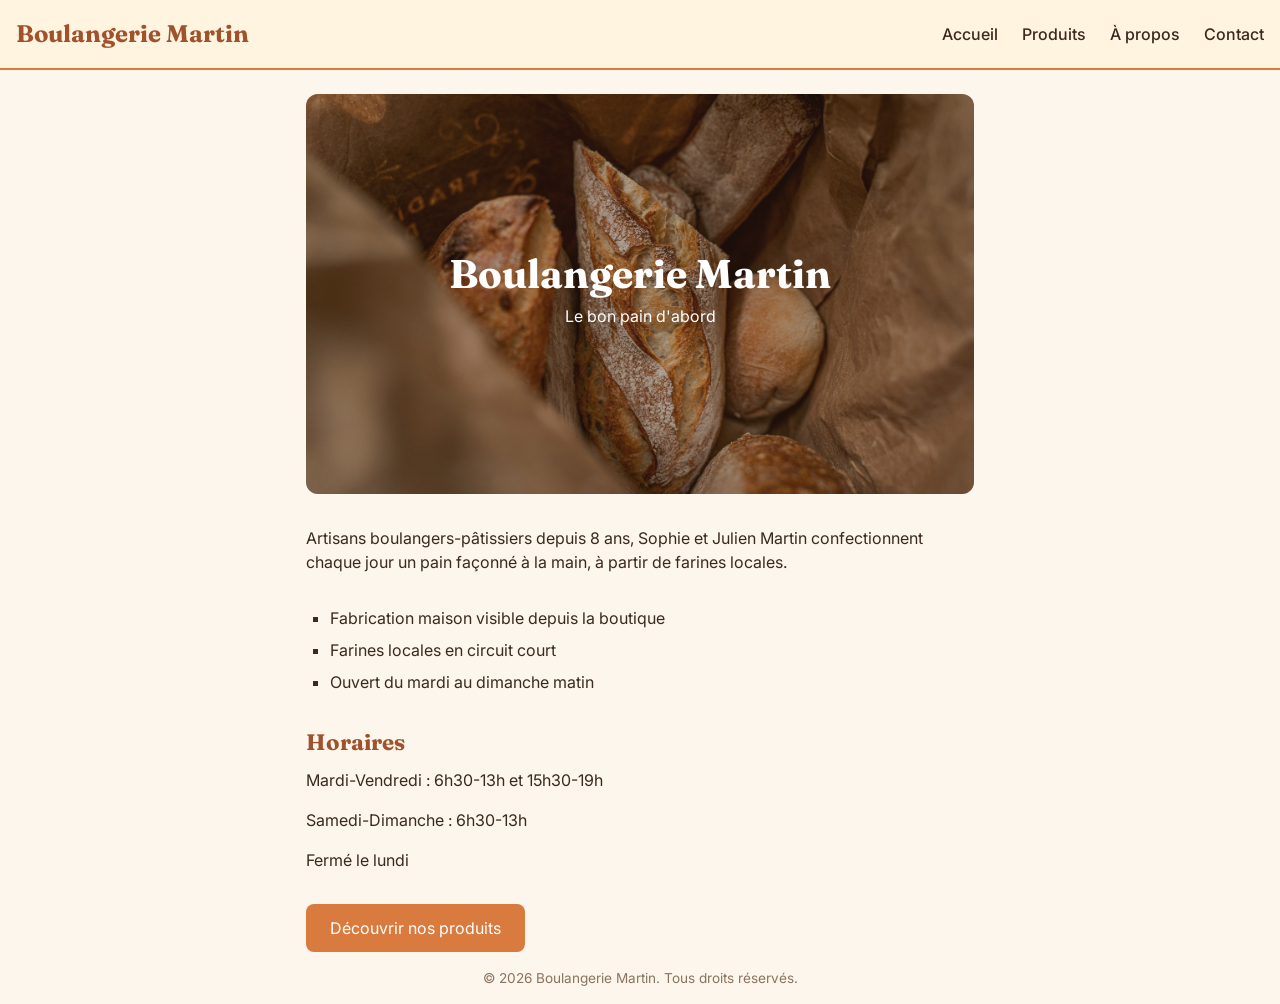
<file: index.html>
<!DOCTYPE html>
<html lang="fr">
<head>
  <meta charset="UTF-8">
  <meta name="viewport" content="width=device-width, initial-scale=1.0">
  <title>Accueil - Boulangerie Martin</title>
  <link rel="preconnect" href="https://fonts.googleapis.com">
  <link rel="preconnect" href="https://fonts.gstatic.com" crossorigin>
  <link href="https://fonts.googleapis.com/css2?family=Fraunces:wght@600;700&family=Inter:wght@400;500&display=swap" rel="stylesheet">
  <link rel="stylesheet" href="css/style.css">
</head>
<body>
  <header>
    <p class="logo">Boulangerie Martin</p>
    <button class="menu-toggle" aria-label="Ouvrir le menu">☰</button>
    <nav>
      <ul>
        <li><a href="index.html">Accueil</a></li>
        <li><a href="produits.html">Produits</a></li>
        <li><a href="a-propos.html">À propos</a></li>
        <li><a href="contact.html">Contact</a></li>
      </ul>
    </nav>
  </header>

  <main>
    <section class="hero">
      <div class="diaporama">
        <img src="images/hero-1.jpg" alt="Vitrine de la Boulangerie Martin" class="diapo active">
        <img src="images/hero-2.jpg" alt="Pains artisanaux de la Boulangerie Martin" class="diapo">
        <img src="images/hero-3.jpg" alt="Intérieur de la Boulangerie Martin" class="diapo">
      </div>
      <div class="hero-texte">
        <h1>Boulangerie Martin</h1>
        <p>Le bon pain d'abord</p>
      </div>
    </section>

    <section class="intro apparition">
      <p>Artisans boulangers-pâtissiers depuis 8 ans, Sophie et Julien Martin confectionnent chaque jour un pain façonné à la main, à partir de farines locales.</p>
    </section>

    <section class="atouts apparition">
      <ul>
        <li>Fabrication maison visible depuis la boutique</li>
        <li>Farines locales en circuit court</li>
        <li>Ouvert du mardi au dimanche matin</li>
      </ul>
    </section>

    <section class="horaires apparition">
      <h2>Horaires</h2>
      <p>Mardi-Vendredi : 6h30-13h et 15h30-19h</p>
      <p>Samedi-Dimanche : 6h30-13h</p>
      <p>Fermé le lundi</p>
    </section>

    <a href="produits.html" class="cta">Découvrir nos produits</a>
  </main>

  <footer>
    <p>&copy; 2026 Boulangerie Martin. Tous droits réservés.</p>
  </footer>

  <script src="js/script.js"></script>
</body>
</html>
</file>
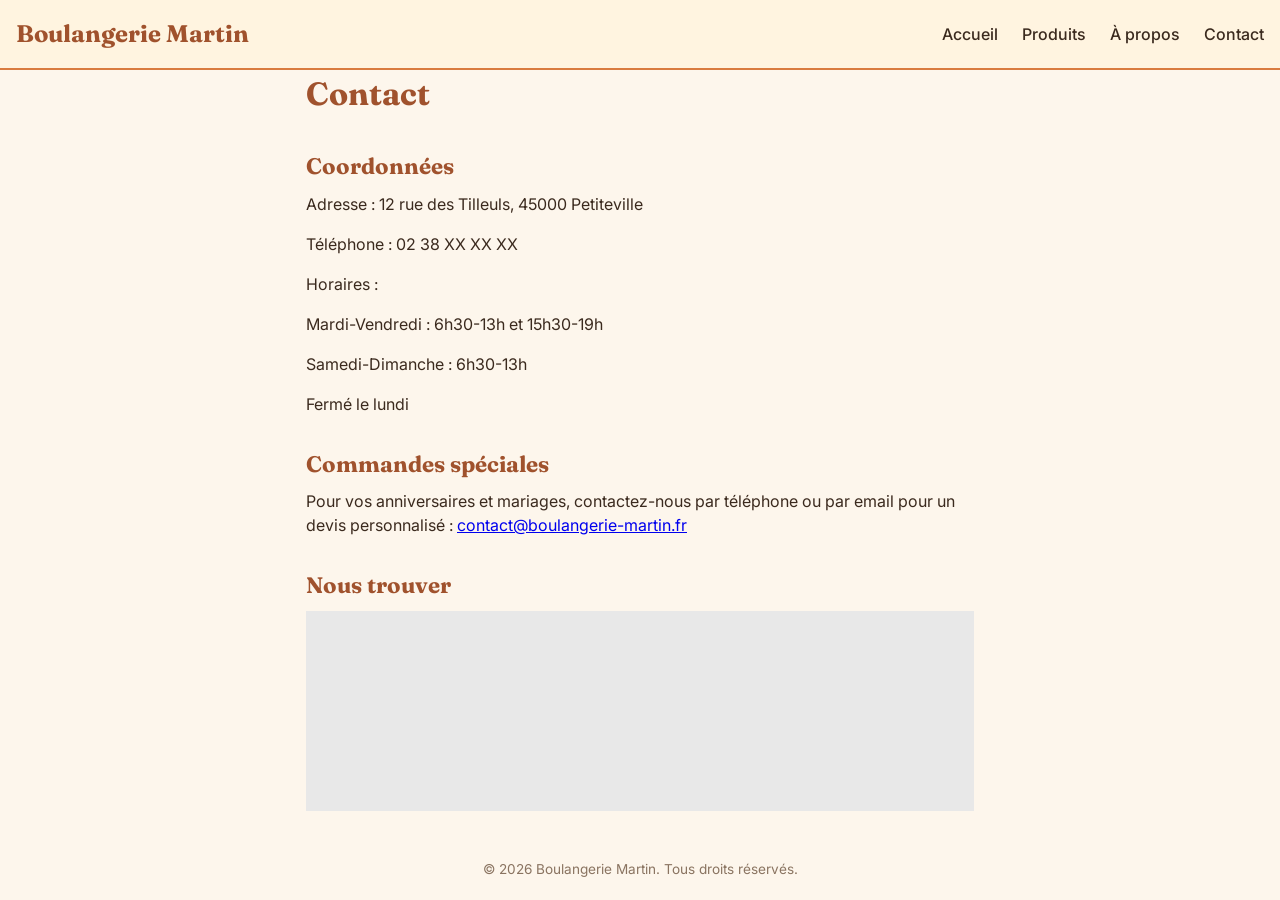
<file: contact.html>
<!DOCTYPE html>
<html lang="fr">
<head>
  <meta charset="UTF-8">
  <meta name="viewport" content="width=device-width, initial-scale=1.0">
  <title>Contact - Boulangerie Martin</title>
  <link rel="preconnect" href="https://fonts.googleapis.com">
  <link rel="preconnect" href="https://fonts.gstatic.com" crossorigin>
  <link href="https://fonts.googleapis.com/css2?family=Fraunces:wght@600;700&family=Inter:wght@400;500&display=swap" rel="stylesheet">
  <link rel="stylesheet" href="css/style.css">
</head>
<body>
  <header>
    <p class="logo">Boulangerie Martin</p>
    <button class="menu-toggle" aria-label="Ouvrir le menu">☰</button>
    <nav>
      <ul>
        <li><a href="index.html">Accueil</a></li>
        <li><a href="produits.html">Produits</a></li>
        <li><a href="a-propos.html">À propos</a></li>
        <li><a href="contact.html">Contact</a></li>
      </ul>
    </nav>
  </header>

  <main>
    <h1>Contact</h1>

    <section class="coordonnees">
      <h2>Coordonnées</h2>
      <p>Adresse : 12 rue des Tilleuls, 45000 Petiteville</p>
      <p>Téléphone : 02 38 XX XX XX</p>
      <p>Horaires :</p>
      <p>Mardi-Vendredi : 6h30-13h et 15h30-19h</p>
      <p>Samedi-Dimanche : 6h30-13h</p>
      <p>Fermé le lundi</p>
    </section>

    <section class="commandes-speciales">
      <h2>Commandes spéciales</h2>
      <p>Pour vos anniversaires et mariages, contactez-nous par téléphone ou par email pour un devis personnalisé : <a href="mailto:contact@boulangerie-martin.fr">contact@boulangerie-martin.fr</a></p>
    </section>

    <section class="localisation">
      <h2>Nous trouver</h2>
      <iframe class="carte" src="https://www.google.com/maps/embed?pb=!1m18!1m12!1m3!1d175.84103483106702!2d1.5308663598223045!3d45.157603877063984!2m3!1f0!2f0!3f0!3m2!1i1024!2i768!4f13.1!3m3!1m2!1s0x47f8978b4bb2235d%3A0xaabeb52e37d436d7!2sChez%20Paulo!5e0!3m2!1sfr!2sfr!4v1789243693998!5m2!1sfr!2sfr" style="border:0;" allowfullscreen="" loading="lazy" referrerpolicy="strict-origin-when-cross-origin"></iframe>
    </section>
  </main>

  <footer>
    <p>&copy; 2026 Boulangerie Martin. Tous droits réservés.</p>
  </footer>

  <script src="js/script.js"></script>
</body>
</html>
</file>
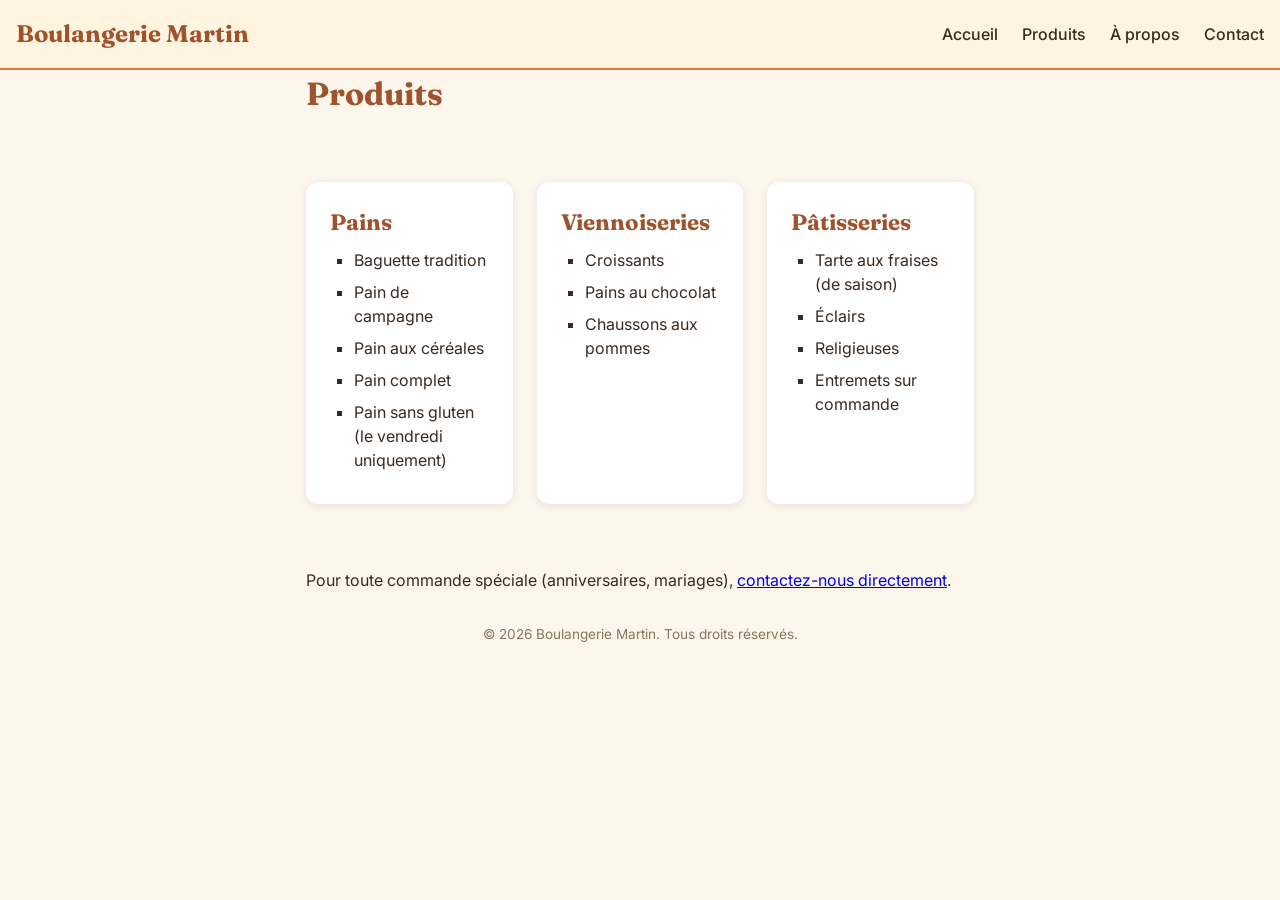
<file: produits.html>
<!DOCTYPE html>
<html lang="fr">
<head>
  <meta charset="UTF-8">
  <meta name="viewport" content="width=device-width, initial-scale=1.0">
  <title>Produits - Boulangerie Martin</title>
  <link rel="preconnect" href="https://fonts.googleapis.com">
  <link rel="preconnect" href="https://fonts.gstatic.com" crossorigin>
  <link href="https://fonts.googleapis.com/css2?family=Fraunces:wght@600;700&family=Inter:wght@400;500&display=swap" rel="stylesheet">
  <link rel="stylesheet" href="css/style.css">
</head>
<body>
  <header>
    <p class="logo">Boulangerie Martin</p>
    <button class="menu-toggle" aria-label="Ouvrir le menu">☰</button>
    <nav>
      <ul>
        <li><a href="index.html">Accueil</a></li>
        <li><a href="produits.html">Produits</a></li>
        <li><a href="a-propos.html">À propos</a></li>
        <li><a href="contact.html">Contact</a></li>
      </ul>
    </nav>
  </header>

  <main>
    <h1>Produits</h1>

    <div class="grille-produits">
      <section class="pains">
        <h2>Pains</h2>
        <ul>
          <li>Baguette tradition</li>
          <li>Pain de campagne</li>
          <li>Pain aux céréales</li>
          <li>Pain complet</li>
          <li>Pain sans gluten (le vendredi uniquement)</li>
        </ul>
      </section>

      <section class="viennoiseries">
        <h2>Viennoiseries</h2>
        <ul>
          <li>Croissants</li>
          <li>Pains au chocolat</li>
          <li>Chaussons aux pommes</li>
        </ul>
      </section>

      <section class="patisseries">
        <h2>Pâtisseries</h2>
        <ul>
          <li>Tarte aux fraises (de saison)</li>
          <li>Éclairs</li>
          <li>Religieuses</li>
          <li>Entremets sur commande</li>
        </ul>
      </section>
    </div>

    <p>Pour toute commande spéciale (anniversaires, mariages), <a href="contact.html">contactez-nous directement</a>.</p>
  </main>

  <footer>
    <p>&copy; 2026 Boulangerie Martin. Tous droits réservés.</p>
  </footer>

  <script src="js/script.js"></script>
</body>
</html>
</file>
<file: css/style.css>
/* Reset simple */
*,
*::before,
*::after {
  box-sizing: border-box;
  margin: 0;
  padding: 0;
}

/* Base */
body {
  font-family: "Inter", sans-serif;
  background-color: #fdf6ec;
  color: #3b2a1e;
  line-height: 1.5;
}

/* Header (mobile-first : colonne empilée) */
header {
  display: flex;
  flex-direction: column;
  align-items: center;
  gap: 0.75rem;
  padding: 1rem;
  background-color: #fff4e0;
  border-bottom: 2px solid #d97b3f;
}

.logo {
  font-size: 1.5rem;
  font-weight: bold;
  color: #a0522d;
  font-family: "Fraunces", serif;
}

.menu-toggle {
  display: none;
  border: none;
  background: transparent;
  font-size: 1.5rem;
  cursor: pointer;
}

nav ul {
  display: none;
  flex-direction: column;
  align-items: center;
  gap: 0.5rem;
  list-style: none;
}

.nav-ouverte {
  display: flex;
}

nav a {
  text-decoration: none;
  color: #3b2a1e;
  font-weight: 500;
}

nav a:hover {
  color: #d97b3f;
}

/* Footer */
footer {
  text-align: center;
  padding: 1rem;
  font-size: 0.85rem;
  color: #8a7461;
}

/* Contenu principal */
main {
  max-width: 700px;
  margin: 0 auto;
  padding: 0 1rem;
}

main section {
  margin: 2rem 0;
}

main h1 {
  font-size: 2rem;
  color: #a0522d;
  font-family: "Fraunces", serif;
}

main h2 {
  font-size: 1.4rem;
  color: #a0522d;
  margin-bottom: 0.5rem;
  font-family: "Fraunces", serif;
}

main p {
  margin-bottom: 1rem;
}

main ul {
  list-style: square;
  color: #d97b3f;
  padding-left: 1.5rem;
}

main ul li {
  margin-bottom: 0.5rem;
  color: #3b2a1e;
}

.cta {
  display: inline-block;
  padding: 0.75rem 1.5rem;
  background-color: #d97b3f;
  color: #fff;
  text-decoration: none;
  border-radius: 0.5rem;
}

.cta:hover {
  background-color: #b8622e;
}

main img {
  max-width: 100%;
  height: auto;
  border-radius: 0.5rem;
}

.carte {
  height: 200px;
  width: 100%;
  border: 0;
  background-color: #e8e8e8;
  display: flex;
  align-items: center;
  justify-content: center;
  text-align: center;
}

.grille-produits {
  display: grid;
  gap: 1.5rem;
  margin: 2rem 0;
}

.grille-produits section {
  background-color: #fff;
  padding: 1.5rem;
  border-radius: 0.75rem;
  box-shadow: 0 2px 8px rgba(59, 42, 30, 0.1);
  transition: transform 0.2s ease, box-shadow 0.2s ease;
}

.grille-produits section:hover {
  transform: translateY(-4px);
  box-shadow: 0 6px 16px rgba(59, 42, 30, 0.15);
}

.hero {
  position: relative;
  height: 400px;
  overflow: hidden;
  border-radius: 0.75rem;
  margin: 1.5rem 0;
}

.diaporama {
  position: relative;
  width: 100%;
  height: 100%;
}

.diapo {
  position: absolute;
  top: 0;
  left: 0;
  width: 100%;
  height: 100%;
  object-fit: cover;
  opacity: 0;
  transition: opacity 1s ease;
}

.diapo.active {
  opacity: 1;
}

.hero-texte {
  position: absolute;
  top: 0;
  left: 0;
  width: 100%;
  height: 100%;
  display: flex;
  flex-direction: column;
  align-items: center;
  justify-content: center;
  text-align: center;
  background-color: rgba(59, 42, 30, 0.35);
  color: #fff;
}

.hero-texte h1 {
  font-family: "Fraunces", serif;
  color: #fff;
  font-size: 2.5rem;
}

/* Écrans mobiles (moins de 600px) : afficher le bouton burger */
@media (max-width: 599px) {
  .menu-toggle {
    display: block;
  }
}

/* Écrans plus larges (600px et plus) : header en ligne */
@media (min-width: 600px) {
  header {
    flex-direction: row;
    justify-content: space-between;
    align-items: center;
  }

  nav ul {
    display: flex !important;
    flex-direction: row;
    gap: 1.5rem;
  }

  .menu-toggle {
    display: none;
  }

  .grille-produits {
    grid-template-columns: repeat(3, 1fr);
  }
}

.apparition {
  opacity: 0;
  transform: translateY(30px);
  transition: opacity 0.6s ease, transform 0.6s ease;
}

.apparition.visible {
  opacity: 1;
  transform: translateY(0);
}

.galerie {
  display: grid;
  grid-template-columns: repeat(3, 1fr);
  gap: 0.75rem;
  margin: 1.5rem 0;
}

.galerie-photo {
  width: 100%;
  height: 150px;
  object-fit: cover;
  border-radius: 0.5rem;
  cursor: pointer;
  transition: transform 0.2s ease, opacity 0.2s ease;
}

.galerie-photo:hover {
  transform: scale(1.03);
  opacity: 0.9;
}

.lightbox {
  display: none;
  position: fixed;
  top: 0;
  left: 0;
  width: 100%;
  height: 100%;
  background-color: rgba(0, 0, 0, 0.85);
  align-items: center;
  justify-content: center;
  z-index: 100;
}

.lightbox.ouverte {
  display: flex;
}

.lightbox-image {
  max-width: 90%;
  max-height: 85%;
  border-radius: 0.5rem;
}

.lightbox-fermer {
  position: absolute;
  top: 1.5rem;
  right: 2rem;
  color: #fff;
  font-size: 2.5rem;
  cursor: pointer;
  line-height: 1;
}
</file>
